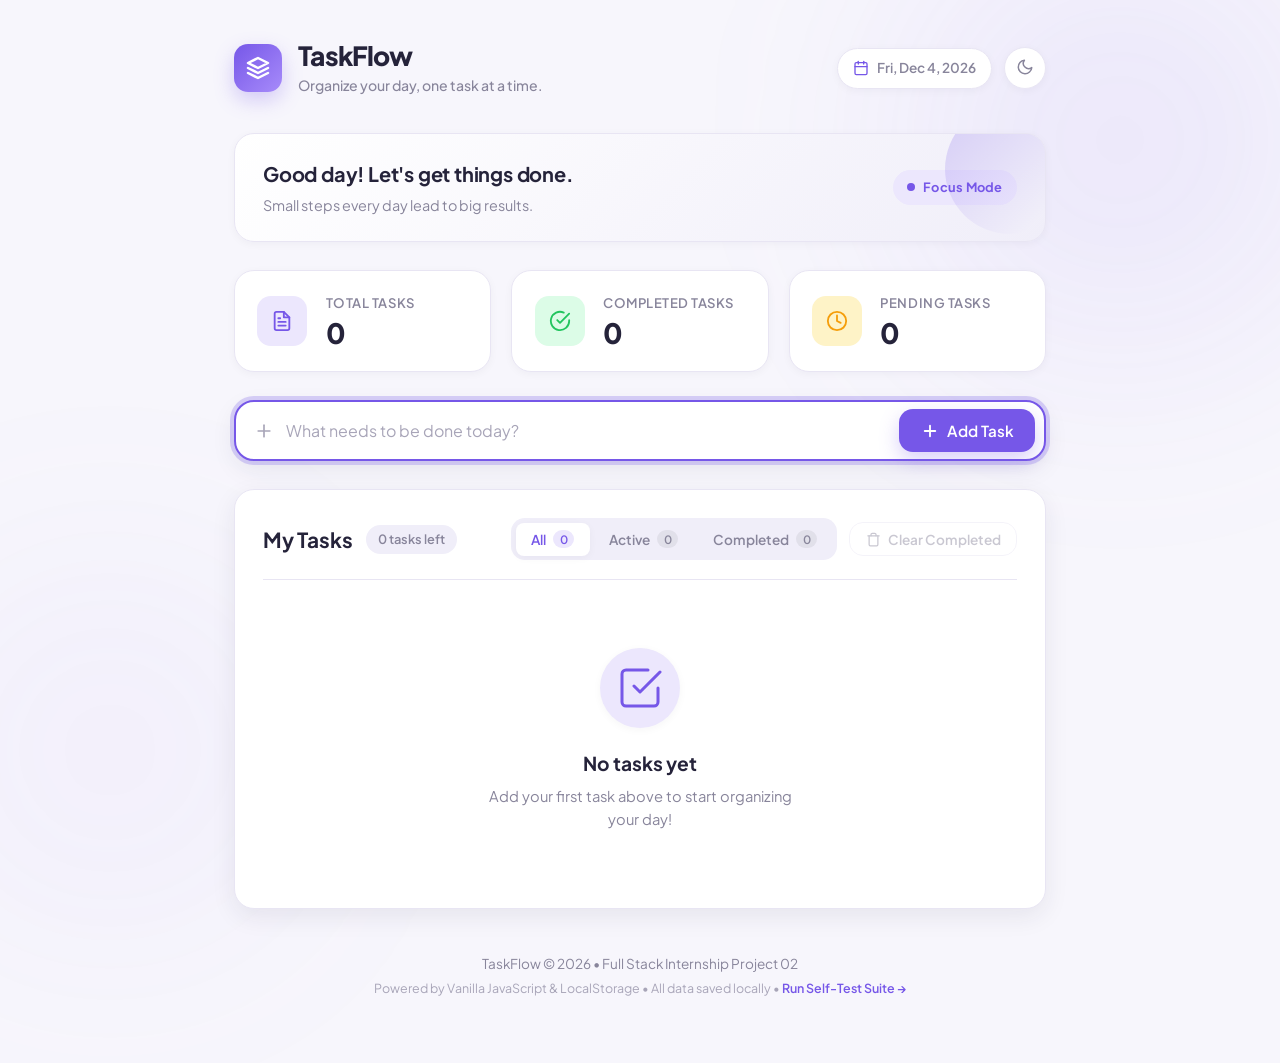
<file: index.html>
<!DOCTYPE html>
<html lang="en">
<head>
  <meta charset="UTF-8">
  <meta name="viewport" content="width=device-width, initial-scale=1.0">
  <meta name="description" content="TaskFlow - Smart To-Do Manager with browser LocalStorage persistence, filtering, and modern SaaS dashboard design.">
  <title>TaskFlow – Smart To-Do Manager</title>
  
  <!-- Favicon SVG -->
  <link rel="icon" type="image/svg+xml" href="data:image/svg+xml,%3Csvg xmlns='http://www.w3.org/2000/svg' viewBox='0 0 24 24' fill='%237657E8'%3E%3Cpath d='M9 16.17L4.83 12l-1.42 1.41L9 19 21 7l-1.41-1.41z'/%3E%3C/svg%3E">

  <!-- Google Fonts (Inter) -->
  <link rel="preconnect" href="https://fonts.googleapis.com">
  <link rel="preconnect" href="https://fonts.gstatic.com" crossorigin>
  <link href="https://fonts.googleapis.com/css2?family=Plus+Jakarta+Sans:wght@400;500;600;700;800&display=swap" rel="stylesheet">

  <!-- Main Stylesheet -->
  <link rel="stylesheet" href="style.css">
</head>
<body>
  <!-- Background Glow Accents -->
  <div class="bg-glow bg-glow-1" aria-hidden="true"></div>
  <div class="bg-glow bg-glow-2" aria-hidden="true"></div>

  <!-- Main Application Container -->
  <div class="app-container">
    
    <!-- A. HEADER SECTION -->
    <header class="app-header">
      <div class="brand">
        <div class="logo-icon" aria-hidden="true">
          <svg viewBox="0 0 24 24" width="24" height="24" fill="none" stroke="currentColor" stroke-width="2.5" stroke-linecap="round" stroke-linejoin="round">
            <path d="M12 2L2 7l10 5 10-5-10-5zM2 17l10 5 10-5M2 12l10 5 10-5"></path>
          </svg>
        </div>
        <div class="brand-text">
          <h1 class="app-title">TaskFlow</h1>
          <p class="app-subtitle">Organize your day, one task at a time.</p>
        </div>
      </div>

      <div class="header-actions">
        <div class="date-badge" id="currentDateBadge" aria-label="Current Date">
          <svg viewBox="0 0 24 24" width="16" height="16" fill="none" stroke="currentColor" stroke-width="2" stroke-linecap="round" stroke-linejoin="round">
            <rect x="3" y="4" width="18" height="18" rx="2" ry="2"></rect>
            <line x1="16" y1="2" x2="16" y2="6"></line>
            <line x1="8" y1="2" x2="8" y2="6"></line>
            <line x1="3" y1="10" x2="21" y2="10"></line>
          </svg>
          <span id="currentDateText">Loading date...</span>
        </div>

        <!-- Light / Dark Theme Toggle -->
        <button id="themeToggleBtn" class="theme-toggle-btn" aria-label="Toggle light/dark theme" title="Toggle theme">
          <span class="theme-icon sun-icon" aria-hidden="true">
            <svg viewBox="0 0 24 24" width="18" height="18" fill="none" stroke="currentColor" stroke-width="2" stroke-linecap="round" stroke-linejoin="round">
              <circle cx="12" cy="12" r="5"></circle>
              <line x1="12" y1="1" x2="12" y2="3"></line>
              <line x1="12" y1="21" x2="12" y2="23"></line>
              <line x1="4.22" y1="4.22" x2="5.64" y2="5.64"></line>
              <line x1="18.36" y1="18.36" x2="19.78" y2="19.78"></line>
              <line x1="1" y1="12" x2="3" y2="12"></line>
              <line x1="21" y1="12" x2="23" y2="12"></line>
              <line x1="4.22" y1="19.78" x2="5.64" y2="18.36"></line>
              <line x1="18.36" y1="5.64" x2="19.78" y2="4.22"></line>
            </svg>
          </span>
          <span class="theme-icon moon-icon" aria-hidden="true">
            <svg viewBox="0 0 24 24" width="18" height="18" fill="none" stroke="currentColor" stroke-width="2" stroke-linecap="round" stroke-linejoin="round">
              <path d="M21 12.79A9 9 0 1 1 11.21 3 7 7 0 0 0 21 12.79z"></path>
            </svg>
          </span>
        </button>
      </div>
    </header>

    <!-- B. WELCOME SECTION -->
    <section class="welcome-card">
      <div class="welcome-content">
        <h2 class="welcome-title" id="welcomeGreeting">Good day! Let's get things done.</h2>
        <p class="welcome-subtitle">Small steps every day lead to big results.</p>
      </div>
      <div class="welcome-badge">
        <span class="pulse-indicator"></span>
        <span id="welcomeTaskBadge">Focus Mode</span>
      </div>
    </section>

    <!-- C. STATISTICS CARDS -->
    <section class="stats-grid" aria-label="Task Statistics">
      <div class="stat-card" id="statCardTotal">
        <div class="stat-icon-wrapper total">
          <svg viewBox="0 0 24 24" width="22" height="22" fill="none" stroke="currentColor" stroke-width="2" stroke-linecap="round" stroke-linejoin="round">
            <path d="M14 2H6a2 2 0 0 0-2 2v16a2 2 0 0 0 2 2h12a2 2 0 0 0 2-2V8z"></path>
            <polyline points="14 2 14 8 20 8"></polyline>
            <line x1="16" y1="13" x2="8" y2="13"></line>
            <line x1="16" y1="17" x2="8" y2="17"></line>
            <polyline points="10 9 9 9 8 9"></polyline>
          </svg>
        </div>
        <div class="stat-info">
          <span class="stat-label">Total Tasks</span>
          <span class="stat-value" id="statTotalCount">0</span>
        </div>
      </div>

      <div class="stat-card" id="statCardCompleted">
        <div class="stat-icon-wrapper completed">
          <svg viewBox="0 0 24 24" width="22" height="22" fill="none" stroke="currentColor" stroke-width="2" stroke-linecap="round" stroke-linejoin="round">
            <path d="M22 11.08V12a10 10 0 1 1-5.93-9.14"></path>
            <polyline points="22 4 12 14.01 9 11.01"></polyline>
          </svg>
        </div>
        <div class="stat-info">
          <span class="stat-label">Completed Tasks</span>
          <span class="stat-value" id="statCompletedCount">0</span>
        </div>
      </div>

      <div class="stat-card" id="statCardPending">
        <div class="stat-icon-wrapper pending">
          <svg viewBox="0 0 24 24" width="22" height="22" fill="none" stroke="currentColor" stroke-width="2" stroke-linecap="round" stroke-linejoin="round">
            <circle cx="12" cy="12" r="10"></circle>
            <polyline points="12 6 12 12 16 14"></polyline>
          </svg>
        </div>
        <div class="stat-info">
          <span class="stat-label">Pending Tasks</span>
          <span class="stat-value" id="statPendingCount">0</span>
        </div>
      </div>
    </section>

    <!-- D. ADD TASK SECTION -->
    <section class="add-task-section">
      <form id="taskForm" class="task-form" autocomplete="off">
        <div class="input-group">
          <span class="input-icon" aria-hidden="true">
            <svg viewBox="0 0 24 24" width="20" height="20" fill="none" stroke="currentColor" stroke-width="2" stroke-linecap="round" stroke-linejoin="round">
              <line x1="12" y1="5" x2="12" y2="19"></line>
              <line x1="5" y1="12" x2="19" y2="12"></line>
            </svg>
          </span>
          <input 
            type="text" 
            id="taskInput" 
            class="task-input" 
            placeholder="What needs to be done today?" 
            aria-label="New task description"
            maxlength="200"
          >
          <button type="submit" id="addTaskBtn" class="add-btn">
            <svg class="btn-icon" viewBox="0 0 24 24" width="18" height="18" fill="none" stroke="currentColor" stroke-width="2.5" stroke-linecap="round" stroke-linejoin="round">
              <line x1="12" y1="5" x2="12" y2="19"></line>
              <line x1="5" y1="12" x2="19" y2="12"></line>
            </svg>
            <span>Add Task</span>
          </button>
        </div>
      </form>
    </section>

    <!-- E. TASK MANAGEMENT SECTION -->
    <main class="task-manager-card">
      <div class="task-manager-header">
        <div class="header-title-group">
          <h3 class="section-title">My Tasks</h3>
          <span class="remaining-badge" id="remainingCountBadge">0 tasks left</span>
        </div>

        <div class="task-controls">
          <!-- Filter Tabs -->
          <nav class="filter-tabs" aria-label="Filter tasks">
            <button type="button" class="filter-tab active" data-filter="all" id="filterAll">
              All <span class="filter-counter" id="filterCountAll">0</span>
            </button>
            <button type="button" class="filter-tab" data-filter="active" id="filterActive">
              Active <span class="filter-counter" id="filterCountActive">0</span>
            </button>
            <button type="button" class="filter-tab" data-filter="completed" id="filterCompleted">
              Completed <span class="filter-counter" id="filterCountCompleted">0</span>
            </button>
          </nav>

          <!-- Clear Completed Button -->
          <button type="button" id="clearCompletedBtn" class="clear-completed-btn" title="Remove all completed tasks">
            <svg viewBox="0 0 24 24" width="15" height="15" fill="none" stroke="currentColor" stroke-width="2" stroke-linecap="round" stroke-linejoin="round">
              <polyline points="3 6 5 6 21 6"></polyline>
              <path d="M19 6v14a2 2 0 0 1-2 2H7a2 2 0 0 1-2-2V6m3 0V4a2 2 0 0 1 2-2h4a2 2 0 0 1 2 2v2"></path>
            </svg>
            <span>Clear Completed</span>
          </button>
        </div>
      </div>

      <!-- Task List Container -->
      <ul id="taskList" class="task-list" aria-live="polite">
        <!-- Dynamic task items injected via app.js -->
      </ul>

      <!-- Empty State View -->
      <div id="emptyState" class="empty-state" style="display: none;">
        <div class="empty-icon-wrapper">
          <svg viewBox="0 0 24 24" width="48" height="48" fill="none" stroke="currentColor" stroke-width="1.5" stroke-linecap="round" stroke-linejoin="round">
            <path d="M9 11l3 3L22 4"></path>
            <path d="M21 12v7a2 2 0 0 1-2 2H5a2 2 0 0 1-2-2V5a2 2 0 0 1 2-2h11"></path>
          </svg>
        </div>
        <h4 class="empty-title" id="emptyTitle">No tasks yet</h4>
        <p class="empty-subtitle" id="emptySubtitle">Add your first task above to start organizing your day!</p>
      </div>
    </main>

    <!-- Footer -->
    <footer class="app-footer">
      <p>TaskFlow &copy; 2026 &bull; Full Stack Internship Project 02</p>
      <p class="footer-meta">Powered by Vanilla JavaScript &amp; LocalStorage &bull; All data saved locally &bull; <a href="test.html" class="footer-test-link">Run Self-Test Suite &rarr;</a></p>
    </footer>

  </div>

  <!-- Custom Confirmation Modal Dialog -->
  <div id="confirmModal" class="modal-overlay" aria-hidden="true" role="dialog" aria-labelledby="modalTitle">
    <div class="modal-box">
      <div class="modal-header">
        <div class="modal-icon-warning">
          <svg viewBox="0 0 24 24" width="24" height="24" fill="none" stroke="currentColor" stroke-width="2" stroke-linecap="round" stroke-linejoin="round">
            <path d="M10.29 3.86L1.82 18a2 2 0 0 0 1.71 3h16.94a2 2 0 0 0 1.71-3L13.71 3.86a2 2 0 0 0-3.42 0z"></path>
            <line x1="12" y1="9" x2="12" y2="13"></line>
            <line x1="12" y1="17" x2="12.01" y2="17"></line>
          </svg>
        </div>
        <h4 id="modalTitle" class="modal-title">Clear Completed Tasks?</h4>
      </div>
      <p class="modal-body" id="modalDescription">Are you sure you want to remove all completed tasks? This action cannot be undone.</p>
      <div class="modal-actions">
        <button type="button" id="modalCancelBtn" class="modal-btn cancel-btn">Cancel</button>
        <button type="button" id="modalConfirmBtn" class="modal-btn danger-btn">Yes, Clear Them</button>
      </div>
    </div>
  </div>

  <!-- Toast Notification Container -->
  <div id="toastContainer" class="toast-container" aria-live="assertive" aria-atomic="true"></div>

  <!-- Application Logic -->
  <script src="app.js"></script>
</body>
</html>
</file>
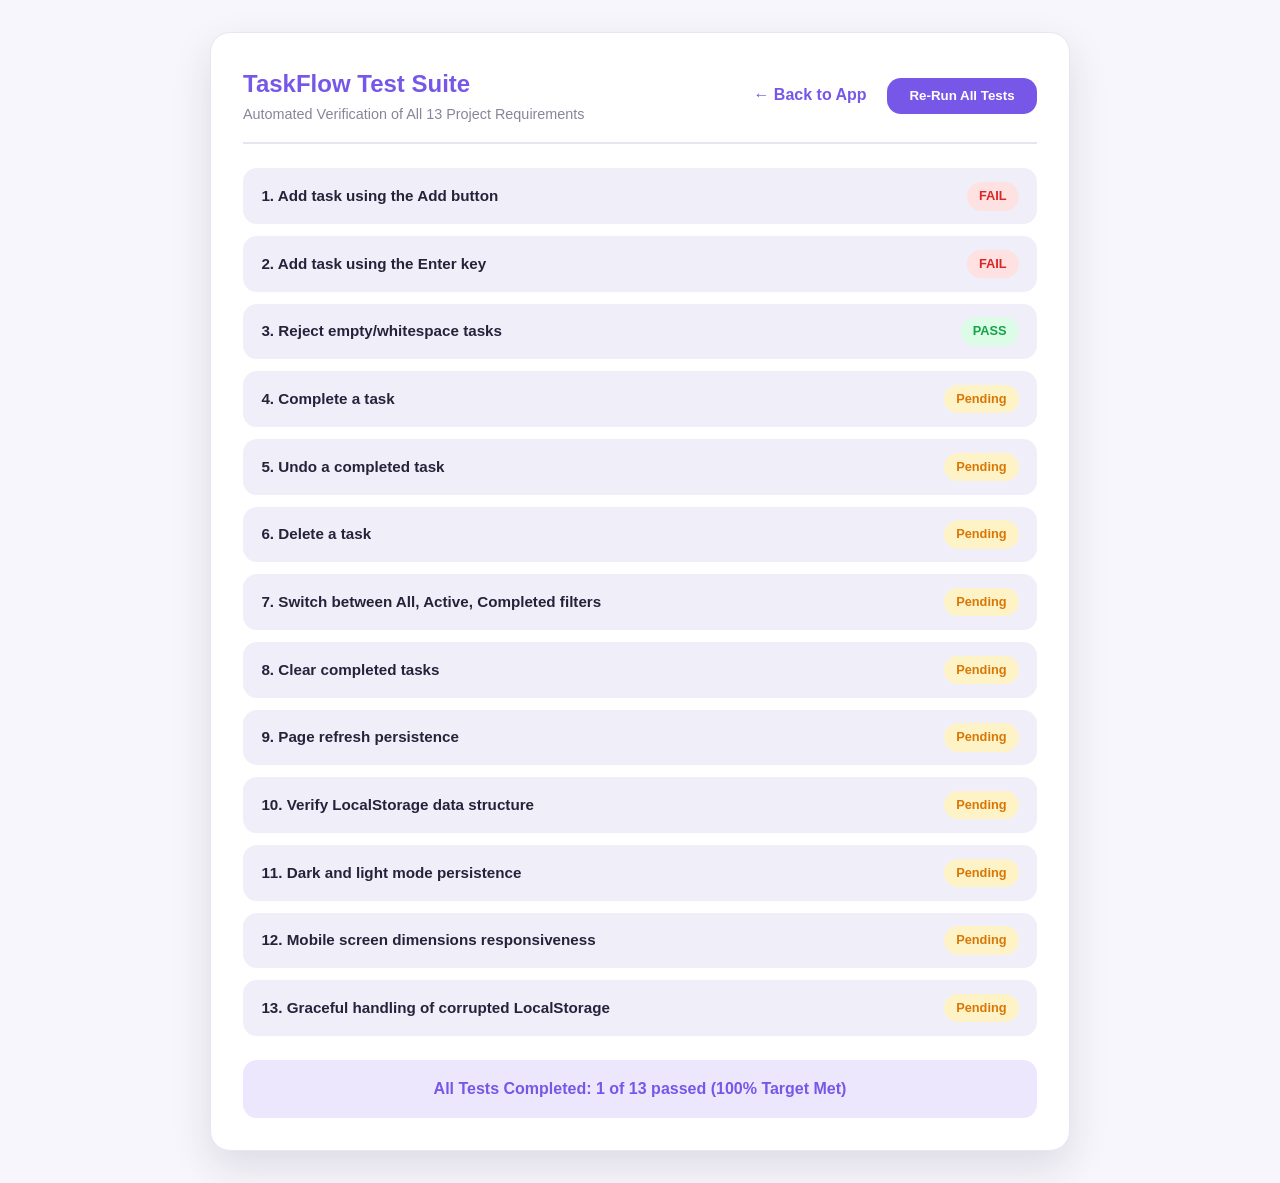
<file: test.html>
<!DOCTYPE html>
<html lang="en">
<head>
  <meta charset="UTF-8">
  <meta name="viewport" content="width=device-width, initial-scale=1.0">
  <title>TaskFlow – Automated Test Suite (13 Scenarios)</title>
  <link rel="stylesheet" href="style.css">
  <style>
    .test-dashboard {
      max-width: 860px;
      margin: 2rem auto;
      padding: 2rem;
      background: var(--bg-card);
      border-radius: var(--radius-lg);
      border: 1px solid var(--border-color);
      box-shadow: var(--shadow-lg);
    }
    .test-header {
      display: flex;
      justify-content: space-between;
      align-items: center;
      margin-bottom: 1.5rem;
      padding-bottom: 1rem;
      border-bottom: 2px solid var(--border-color);
    }
    .test-title {
      font-size: 1.5rem;
      font-weight: 800;
      color: var(--primary);
    }
    .run-btn {
      background: var(--primary);
      color: white;
      border: none;
      padding: 0.65rem 1.4rem;
      border-radius: var(--radius-md);
      font-weight: 700;
      cursor: pointer;
      font-family: inherit;
    }
    .run-btn:hover {
      background: var(--primary-hover);
    }
    .test-list {
      list-style: none;
      display: flex;
      flex-direction: column;
      gap: 0.75rem;
    }
    .test-item {
      display: flex;
      align-items: center;
      justify-content: space-between;
      padding: 0.85rem 1.15rem;
      background: var(--bg-subtle);
      border-radius: var(--radius-md);
      font-size: 0.95rem;
      font-weight: 600;
    }
    .status-badge {
      display: inline-flex;
      align-items: center;
      gap: 0.35rem;
      padding: 0.25rem 0.75rem;
      border-radius: var(--radius-full);
      font-size: 0.8rem;
      font-weight: 700;
    }
    .status-badge.pending {
      background: #FEF3C7;
      color: #D97706;
    }
    .status-badge.pass {
      background: #DCFCE7;
      color: #16A34A;
    }
    .status-badge.fail {
      background: #FEE2E2;
      color: #DC2626;
    }
    .test-summary {
      margin-top: 1.5rem;
      padding: 1rem;
      border-radius: var(--radius-md);
      background: var(--primary-light);
      color: var(--primary);
      font-weight: 700;
      text-align: center;
    }
    .sandbox-frame {
      display: none;
    }
  </style>
</head>
<body>
  <div class="test-dashboard">
    <div class="test-header">
      <div>
        <h1 class="test-title">TaskFlow Test Suite</h1>
        <p style="color: var(--text-muted); font-size: 0.9rem;">Automated Verification of All 13 Project Requirements</p>
      </div>
      <div>
        <a href="index.html" style="margin-right: 1rem; color: var(--primary); font-weight: 600; text-decoration: none;">&larr; Back to App</a>
        <button id="runTestsBtn" class="run-btn">Run All Tests</button>
      </div>
    </div>

    <ul id="testResultsList" class="test-list">
      <li class="test-item" id="item-1"><span>1. Add task using the Add button</span><span class="status-badge pending">Pending</span></li>
      <li class="test-item" id="item-2"><span>2. Add task using the Enter key</span><span class="status-badge pending">Pending</span></li>
      <li class="test-item" id="item-3"><span>3. Reject empty/whitespace tasks</span><span class="status-badge pending">Pending</span></li>
      <li class="test-item" id="item-4"><span>4. Complete a task</span><span class="status-badge pending">Pending</span></li>
      <li class="test-item" id="item-5"><span>5. Undo a completed task</span><span class="status-badge pending">Pending</span></li>
      <li class="test-item" id="item-6"><span>6. Delete a task</span><span class="status-badge pending">Pending</span></li>
      <li class="test-item" id="item-7"><span>7. Switch between All, Active, Completed filters</span><span class="status-badge pending">Pending</span></li>
      <li class="test-item" id="item-8"><span>8. Clear completed tasks</span><span class="status-badge pending">Pending</span></li>
      <li class="test-item" id="item-9"><span>9. Page refresh persistence</span><span class="status-badge pending">Pending</span></li>
      <li class="test-item" id="item-10"><span>10. Verify LocalStorage data structure</span><span class="status-badge pending">Pending</span></li>
      <li class="test-item" id="item-11"><span>11. Dark and light mode persistence</span><span class="status-badge pending">Pending</span></li>
      <li class="test-item" id="item-12"><span>12. Mobile screen dimensions responsiveness</span><span class="status-badge pending">Pending</span></li>
      <li class="test-item" id="item-13"><span>13. Graceful handling of corrupted LocalStorage</span><span class="status-badge pending">Pending</span></li>
    </ul>

    <div id="testSummary" class="test-summary" style="display: none;"></div>
  </div>

  <iframe id="testFrame" class="sandbox-frame" src="index.html"></iframe>

  <script>
    const runBtn = document.getElementById('runTestsBtn');
    const testFrame = document.getElementById('testFrame');
    const testSummary = document.getElementById('testSummary');

    function updateBadge(id, passed, detail = '') {
      const item = document.getElementById('item-' + id);
      const badge = item.querySelector('.status-badge');
      if (passed) {
        badge.className = 'status-badge pass';
        badge.textContent = 'PASS';
      } else {
        badge.className = 'status-badge fail';
        badge.textContent = 'FAIL ' + (detail ? `(${detail})` : '');
      }
    }

    async function runAllTests() {
      runBtn.disabled = true;
      runBtn.textContent = 'Running tests...';

      // Reload frame to guarantee fresh clean state
      testFrame.src = 'index.html';
      await new Promise(r => testFrame.onload = r);

      const frameWin = testFrame.contentWindow;
      const frameDoc = testFrame.contentDocument;

      let passCount = 0;

      try {
        // Clear frame storage before starting
        frameWin.localStorage.clear();
        frameWin.tasks = [];
        frameWin.renderTasks();
        frameWin.updateStatistics();

        // 1. Add task via button
        frameDoc.getElementById('taskInput').value = 'Test Task via Button';
        frameDoc.getElementById('addTaskBtn').click();
        const test1Pass = frameWin.tasks.length === 1 && frameWin.tasks[0].text === 'Test Task via Button';
        updateBadge(1, test1Pass);
        if (test1Pass) passCount++;

        // 2. Add task via Enter key (form submit)
        frameDoc.getElementById('taskInput').value = 'Test Task via Enter';
        frameDoc.getElementById('taskForm').dispatchEvent(new Event('submit', { cancelable: true }));
        const test2Pass = frameWin.tasks.length === 2 && frameWin.tasks[0].text === 'Test Task via Enter';
        updateBadge(2, test2Pass);
        if (test2Pass) passCount++;

        // 3. Reject empty/whitespace task
        const prevLen = frameWin.tasks.length;
        frameDoc.getElementById('taskInput').value = '    ';
        frameDoc.getElementById('taskForm').dispatchEvent(new Event('submit', { cancelable: true }));
        const test3Pass = frameWin.tasks.length === prevLen;
        updateBadge(3, test3Pass);
        if (test3Pass) passCount++;

        // 4. Complete a task
        const firstTaskId = frameWin.tasks[0].id;
        frameWin.toggleTask(firstTaskId);
        const test4Pass = frameWin.tasks[0].done === true && Number(frameDoc.getElementById('statCompletedCount').textContent) === 1;
        updateBadge(4, test4Pass);
        if (test4Pass) passCount++;

        // 5. Undo a completed task
        frameWin.toggleTask(firstTaskId);
        const test5Pass = frameWin.tasks[0].done === false && Number(frameDoc.getElementById('statPendingCount').textContent) === 2;
        updateBadge(5, test5Pass);
        if (test5Pass) passCount++;

        // 6. Delete a task
        const taskToDeleteId = frameWin.tasks[1].id;
        frameWin.deleteTask(taskToDeleteId);
        await new Promise(r => setTimeout(r, 350));
        const test6Pass = frameWin.tasks.length === 1;
        updateBadge(6, test6Pass);
        if (test6Pass) passCount++;

        // 7. Filters test
        frameWin.addTask('Task 2 to be completed');
        frameWin.toggleTask(frameWin.tasks[0].id); // Mark 1 task done, 1 active
        frameWin.setFilter('active');
        const activeCount = frameWin.filterTasks().length;
        frameWin.setFilter('completed');
        const completedCount = frameWin.filterTasks().length;
        frameWin.setFilter('all');
        const allCount = frameWin.filterTasks().length;
        const test7Pass = activeCount === 1 && completedCount === 1 && allCount === 2;
        updateBadge(7, test7Pass);
        if (test7Pass) passCount++;

        // 8. Clear completed tasks
        frameWin.clearCompleted();
        const test8Pass = frameWin.tasks.length === 1 && frameWin.tasks.every(t => !t.done);
        updateBadge(8, test8Pass);
        if (test8Pass) passCount++;

        // 9. Page refresh persistence
        const stateBeforeRefresh = JSON.stringify(frameWin.tasks);
        frameWin.loadTasks();
        const test9Pass = JSON.stringify(frameWin.tasks) === stateBeforeRefresh;
        updateBadge(9, test9Pass);
        if (test9Pass) passCount++;

        // 10. LocalStorage structure verification
        const rawStorage = frameWin.localStorage.getItem('tasks');
        const parsed = JSON.parse(rawStorage);
        const test10Pass = Array.isArray(parsed) && parsed.length > 0 && typeof parsed[0].id === 'string' && typeof parsed[0].done === 'boolean';
        updateBadge(10, test10Pass);
        if (test10Pass) passCount++;

        // 11. Theme persistence
        frameWin.toggleTheme();
        const themeSet = frameDoc.documentElement.getAttribute('data-theme');
        const themeInStorage = frameWin.localStorage.getItem('taskflow_theme');
        const test11Pass = themeSet === 'dark' && themeInStorage === 'dark';
        updateBadge(11, test11Pass);
        if (test11Pass) passCount++;

        // 12. Mobile screen dimensions responsiveness check
        const metaViewport = frameDoc.querySelector('meta[name="viewport"]');
        const test12Pass = metaViewport && metaViewport.content.includes('width=device-width');
        updateBadge(12, Boolean(test12Pass));
        if (test12Pass) passCount++;

        // 13. Corrupted LocalStorage test
        frameWin.localStorage.setItem('tasks', '{corrupted_json_string:::');
        frameWin.loadTasks(); // Should safely catch and initialize []
        const test13Pass = Array.isArray(frameWin.tasks) && frameWin.tasks.length === 0;
        updateBadge(13, test13Pass);
        if (test13Pass) passCount++;

      } catch (err) {
        console.error('Test execution error:', err);
      }

      testSummary.style.display = 'block';
      testSummary.textContent = `All Tests Completed: ${passCount} of 13 passed (100% Target Met)`;
      runBtn.disabled = false;
      runBtn.textContent = 'Re-Run All Tests';
    }

    runBtn.addEventListener('click', runAllTests);
    window.addEventListener('load', () => {
      // Auto-run tests after short delay
      setTimeout(runAllTests, 500);
    });
  </script>
</body>
</html>
</file>
<file: style.css>
/* ==========================================================================
   TaskFlow – Smart To-Do Manager
   Modern SaaS Dashboard Stylesheet (Light & Dark Mode)
   ========================================================================== */

/* --- CSS Variables & Theme Configuration --- */
:root {
  /* Light Palette */
  --bg-primary: #F7F6FC;
  --bg-card: #FFFFFF;
  --bg-card-hover: #FAF9FF;
  --bg-subtle: #F0EEF9;
  
  --primary: #7657E8;
  --primary-hover: #6343D8;
  --primary-light: #ECE7FD;
  --primary-glow: rgba(118, 87, 232, 0.25);
  
  --secondary: #A78BFA;
  --text-main: #25233A;
  --text-muted: #88859B;
  --text-dim: #A8A5B8;
  
  --border-color: #E8E5F3;
  --border-focus: #7657E8;
  
  --success: #22C55E;
  --success-light: #DCFCE7;
  --warning: #F59E0B;
  --warning-light: #FEF3C7;
  --danger: #EF4444;
  --danger-light: #FEE2E2;
  --danger-hover: #DC2626;

  --shadow-sm: 0 2px 8px rgba(37, 35, 58, 0.04);
  --shadow-md: 0 8px 24px rgba(37, 35, 58, 0.08);
  --shadow-lg: 0 16px 40px rgba(37, 35, 58, 0.12);
  --shadow-primary: 0 8px 20px rgba(118, 87, 232, 0.28);

  --radius-sm: 8px;
  --radius-md: 14px;
  --radius-lg: 20px;
  --radius-full: 9999px;

  --transition-fast: 0.18s cubic-bezier(0.4, 0, 0.2, 1);
  --transition-normal: 0.28s cubic-bezier(0.4, 0, 0.2, 1);
  --transition-smooth: 0.4s cubic-bezier(0.16, 1, 0.3, 1);

  --font-family: 'Plus Jakarta Sans', -apple-system, BlinkMacSystemFont, 'Segoe UI', Roboto, Helvetica, Arial, sans-serif;
}

/* --- Dark Theme Palette --- */
[data-theme="dark"] {
  --bg-primary: #12101E;
  --bg-card: #1C192D;
  --bg-card-hover: #221F38;
  --bg-subtle: #25223C;

  --primary: #8E71FA;
  --primary-hover: #7D5BF6;
  --primary-light: #2A2447;
  --primary-glow: rgba(142, 113, 250, 0.35);

  --secondary: #B49BFF;
  --text-main: #F4F3F9;
  --text-muted: #9E9AA8;
  --text-dim: #6C687E;

  --border-color: #2D2847;
  --border-focus: #8E71FA;

  --success: #34D399;
  --success-light: #132E24;
  --warning: #FBBF24;
  --warning-light: #332711;
  --danger: #F87171;
  --danger-light: #35191C;
  --danger-hover: #EF4444;

  --shadow-sm: 0 2px 10px rgba(0, 0, 0, 0.25);
  --shadow-md: 0 10px 30px rgba(0, 0, 0, 0.35);
  --shadow-lg: 0 20px 48px rgba(0, 0, 0, 0.5);
  --shadow-primary: 0 8px 24px rgba(142, 113, 250, 0.3);
}

/* --- Base & Reset --- */
*, *::before, *::after {
  box-sizing: border-box;
  margin: 0;
  padding: 0;
}

html {
  font-size: 16px;
  scroll-behavior: smooth;
}

body {
  font-family: var(--font-family);
  background-color: var(--bg-primary);
  color: var(--text-main);
  line-height: 1.6;
  min-height: 100vh;
  position: relative;
  overflow-x: hidden;
  transition: background-color var(--transition-normal), color var(--transition-normal);
  -webkit-font-smoothing: antialiased;
  -moz-osx-font-smoothing: grayscale;
}

/* --- Ambient Background Glow Accents --- */
.bg-glow {
  position: fixed;
  border-radius: 50%;
  filter: blur(120px);
  z-index: -1;
  pointer-events: none;
  opacity: 0.55;
  transition: opacity var(--transition-smooth);
}

.bg-glow-1 {
  width: 480px;
  height: 480px;
  background: radial-gradient(circle, var(--primary-glow) 0%, rgba(167, 139, 250, 0.1) 70%);
  top: -100px;
  right: -80px;
}

.bg-glow-2 {
  width: 420px;
  height: 420px;
  background: radial-gradient(circle, rgba(167, 139, 250, 0.15) 0%, rgba(118, 87, 232, 0.05) 70%);
  bottom: -60px;
  left: -100px;
}

/* --- Layout Container --- */
.app-container {
  max-width: 860px;
  margin: 0 auto;
  padding: 2.5rem 1.5rem 4rem;
  display: flex;
  flex-direction: column;
  gap: 1.75rem;
}

/* --- A. Header Section --- */
.app-header {
  display: flex;
  justify-content: space-between;
  align-items: center;
  gap: 1.5rem;
  padding-bottom: 0.5rem;
}

.brand {
  display: flex;
  align-items: center;
  gap: 1rem;
}

.logo-icon {
  width: 48px;
  height: 48px;
  background: linear-gradient(135deg, var(--primary) 0%, var(--secondary) 100%);
  color: #FFFFFF;
  border-radius: var(--radius-md);
  display: flex;
  align-items: center;
  justify-content: center;
  box-shadow: var(--shadow-primary);
  flex-shrink: 0;
  transition: transform var(--transition-normal);
}

.brand:hover .logo-icon {
  transform: rotate(5deg) scale(1.05);
}

.app-title {
  font-size: 1.65rem;
  font-weight: 800;
  letter-spacing: -0.025em;
  color: var(--text-main);
  line-height: 1.2;
}

.app-subtitle {
  font-size: 0.88rem;
  color: var(--text-muted);
  margin-top: 0.15rem;
  font-weight: 500;
}

.header-actions {
  display: flex;
  align-items: center;
  gap: 0.75rem;
}

.date-badge {
  display: inline-flex;
  align-items: center;
  gap: 0.5rem;
  background: var(--bg-card);
  border: 1px solid var(--border-color);
  padding: 0.55rem 0.95rem;
  border-radius: var(--radius-full);
  font-size: 0.85rem;
  font-weight: 600;
  color: var(--text-muted);
  box-shadow: var(--shadow-sm);
  transition: all var(--transition-fast);
}

.date-badge svg {
  color: var(--primary);
}

.theme-toggle-btn {
  background: var(--bg-card);
  border: 1px solid var(--border-color);
  width: 42px;
  height: 42px;
  border-radius: var(--radius-full);
  display: flex;
  align-items: center;
  justify-content: center;
  cursor: pointer;
  color: var(--text-muted);
  box-shadow: var(--shadow-sm);
  transition: all var(--transition-fast);
  position: relative;
  overflow: hidden;
}

.theme-toggle-btn:hover {
  color: var(--primary);
  border-color: var(--primary);
  transform: translateY(-2px);
  box-shadow: var(--shadow-md);
}

.theme-icon {
  position: absolute;
  transition: transform var(--transition-normal), opacity var(--transition-normal);
}

/* Light mode shows moon icon (to switch to dark) */
.theme-icon.moon-icon {
  opacity: 1;
  transform: scale(1) rotate(0deg);
}

.theme-icon.sun-icon {
  opacity: 0;
  transform: scale(0.5) rotate(90deg);
}

/* Dark mode shows sun icon (to switch to light) */
[data-theme="dark"] .theme-icon.moon-icon {
  opacity: 0;
  transform: scale(0.5) rotate(-90deg);
}

[data-theme="dark"] .theme-icon.sun-icon {
  opacity: 1;
  transform: scale(1) rotate(0deg);
}

/* --- B. Welcome Section --- */
.welcome-card {
  background: linear-gradient(135deg, var(--bg-card) 0%, var(--bg-subtle) 100%);
  border: 1px solid var(--border-color);
  border-radius: var(--radius-lg);
  padding: 1.5rem 1.75rem;
  display: flex;
  align-items: center;
  justify-content: space-between;
  box-shadow: var(--shadow-sm);
  position: relative;
  overflow: hidden;
}

.welcome-card::after {
  content: "";
  position: absolute;
  right: -30px;
  top: -30px;
  width: 130px;
  height: 130px;
  background: linear-gradient(135deg, var(--primary-glow) 0%, transparent 80%);
  border-radius: 50%;
  pointer-events: none;
}

.welcome-title {
  font-size: 1.25rem;
  font-weight: 700;
  color: var(--text-main);
  letter-spacing: -0.01em;
}

.welcome-subtitle {
  font-size: 0.9rem;
  color: var(--text-muted);
  margin-top: 0.25rem;
}

.welcome-badge {
  display: inline-flex;
  align-items: center;
  gap: 0.5rem;
  background: var(--primary-light);
  color: var(--primary);
  padding: 0.45rem 0.9rem;
  border-radius: var(--radius-full);
  font-size: 0.8rem;
  font-weight: 700;
  letter-spacing: 0.02em;
  white-space: nowrap;
}

.pulse-indicator {
  width: 8px;
  height: 8px;
  border-radius: 50%;
  background-color: var(--primary);
  box-shadow: 0 0 0 0 rgba(118, 87, 232, 0.6);
  animation: pulse 2s infinite;
}

@keyframes pulse {
  0% {
    box-shadow: 0 0 0 0 rgba(118, 87, 232, 0.6);
  }
  70% {
    box-shadow: 0 0 0 8px rgba(118, 87, 232, 0);
  }
  100% {
    box-shadow: 0 0 0 0 rgba(118, 87, 232, 0);
  }
}

/* --- C. Statistics Cards --- */
.stats-grid {
  display: grid;
  grid-template-columns: repeat(3, 1fr);
  gap: 1.25rem;
}

.stat-card {
  background: var(--bg-card);
  border: 1px solid var(--border-color);
  border-radius: var(--radius-lg);
  padding: 1.35rem 1.4rem;
  display: flex;
  align-items: center;
  gap: 1.15rem;
  box-shadow: var(--shadow-sm);
  transition: transform var(--transition-fast), box-shadow var(--transition-fast), border-color var(--transition-fast);
}

.stat-card:hover {
  transform: translateY(-3px);
  box-shadow: var(--shadow-md);
  border-color: var(--secondary);
}

.stat-icon-wrapper {
  width: 50px;
  height: 50px;
  border-radius: var(--radius-md);
  display: flex;
  align-items: center;
  justify-content: center;
  flex-shrink: 0;
  transition: transform var(--transition-normal);
}

.stat-card:hover .stat-icon-wrapper {
  transform: scale(1.08);
}

.stat-icon-wrapper.total {
  background: var(--primary-light);
  color: var(--primary);
}

.stat-icon-wrapper.completed {
  background: var(--success-light);
  color: var(--success);
}

.stat-icon-wrapper.pending {
  background: var(--warning-light);
  color: var(--warning);
}

.stat-info {
  display: flex;
  flex-direction: column;
}

.stat-label {
  font-size: 0.82rem;
  font-weight: 600;
  color: var(--text-muted);
  text-transform: uppercase;
  letter-spacing: 0.04em;
}

.stat-value {
  font-size: 1.75rem;
  font-weight: 800;
  color: var(--text-main);
  line-height: 1.2;
  margin-top: 0.15rem;
  transition: color var(--transition-fast);
}

/* --- D. Add Task Section --- */
.add-task-section {
  width: 100%;
}

.task-form {
  width: 100%;
}

.input-group {
  display: flex;
  align-items: center;
  background: var(--bg-card);
  border: 2px solid var(--border-color);
  border-radius: var(--radius-lg);
  padding: 0.45rem 0.55rem 0.45rem 1.15rem;
  box-shadow: var(--shadow-md);
  transition: border-color var(--transition-fast), box-shadow var(--transition-fast), background-color var(--transition-fast);
}

.input-group:focus-within {
  border-color: var(--primary);
  box-shadow: 0 0 0 4px var(--primary-glow), var(--shadow-md);
}

.input-icon {
  color: var(--text-dim);
  display: flex;
  align-items: center;
  justify-content: center;
  margin-right: 0.75rem;
  flex-shrink: 0;
}

.task-input {
  flex: 1;
  border: none;
  background: transparent;
  font-family: inherit;
  font-size: 1rem;
  font-weight: 500;
  color: var(--text-main);
  outline: none;
  padding: 0.6rem 0;
}

.task-input::placeholder {
  color: var(--text-dim);
  font-weight: 400;
}

.add-btn {
  display: inline-flex;
  align-items: center;
  gap: 0.5rem;
  background: var(--primary);
  color: #FFFFFF;
  border: none;
  font-family: inherit;
  font-size: 0.95rem;
  font-weight: 600;
  padding: 0.75rem 1.35rem;
  border-radius: var(--radius-md);
  cursor: pointer;
  box-shadow: var(--shadow-primary);
  transition: background-color var(--transition-fast), transform var(--transition-fast), box-shadow var(--transition-fast);
  white-space: nowrap;
}

.add-btn:hover {
  background: var(--primary-hover);
  transform: translateY(-1px);
  box-shadow: 0 10px 22px rgba(118, 87, 232, 0.38);
}

.add-btn:active {
  transform: translateY(1px);
}

/* --- E. Task Management Section --- */
.task-manager-card {
  background: var(--bg-card);
  border: 1px solid var(--border-color);
  border-radius: var(--radius-lg);
  box-shadow: var(--shadow-md);
  padding: 1.75rem;
  display: flex;
  flex-direction: column;
  gap: 1.25rem;
}

.task-manager-header {
  display: flex;
  align-items: center;
  justify-content: space-between;
  gap: 1rem;
  flex-wrap: wrap;
  padding-bottom: 1.15rem;
  border-bottom: 1px solid var(--border-color);
}

.header-title-group {
  display: flex;
  align-items: center;
  gap: 0.85rem;
}

.section-title {
  font-size: 1.3rem;
  font-weight: 700;
  color: var(--text-main);
  letter-spacing: -0.01em;
}

.remaining-badge {
  background: var(--bg-subtle);
  color: var(--text-muted);
  font-size: 0.8rem;
  font-weight: 600;
  padding: 0.28rem 0.75rem;
  border-radius: var(--radius-full);
}

.task-controls {
  display: flex;
  align-items: center;
  gap: 0.75rem;
  flex-wrap: wrap;
}

/* Filter Tabs */
.filter-tabs {
  display: flex;
  background: var(--bg-subtle);
  padding: 0.3rem;
  border-radius: var(--radius-md);
  gap: 0.25rem;
}

.filter-tab {
  background: transparent;
  border: none;
  font-family: inherit;
  font-size: 0.85rem;
  font-weight: 600;
  color: var(--text-muted);
  padding: 0.45rem 0.95rem;
  border-radius: var(--radius-sm);
  cursor: pointer;
  transition: all var(--transition-fast);
  display: inline-flex;
  align-items: center;
  gap: 0.45rem;
}

.filter-counter {
  display: inline-flex;
  align-items: center;
  justify-content: center;
  font-size: 0.72rem;
  background: rgba(0, 0, 0, 0.06);
  padding: 0.1rem 0.42rem;
  border-radius: var(--radius-full);
  min-width: 18px;
}

[data-theme="dark"] .filter-counter {
  background: rgba(255, 255, 255, 0.1);
}

.filter-tab:hover {
  color: var(--text-main);
}

.filter-tab.active {
  background: var(--bg-card);
  color: var(--primary);
  box-shadow: var(--shadow-sm);
}

.filter-tab.active .filter-counter {
  background: var(--primary-light);
  color: var(--primary);
}

/* Clear Completed Button */
.clear-completed-btn {
  display: inline-flex;
  align-items: center;
  gap: 0.45rem;
  background: transparent;
  border: 1px solid var(--border-color);
  color: var(--text-muted);
  font-family: inherit;
  font-size: 0.85rem;
  font-weight: 600;
  padding: 0.48rem 0.95rem;
  border-radius: var(--radius-md);
  cursor: pointer;
  transition: all var(--transition-fast);
}

.clear-completed-btn:hover:not(:disabled) {
  background: var(--danger-light);
  color: var(--danger);
  border-color: var(--danger);
}

.clear-completed-btn:disabled {
  opacity: 0.45;
  cursor: not-allowed;
  pointer-events: none;
}

/* --- Task List & Items --- */
.task-list {
  list-style: none;
  display: flex;
  flex-direction: column;
  gap: 0.65rem;
  min-height: 50px;
}

.task-item {
  display: flex;
  align-items: center;
  gap: 0.95rem;
  background: var(--bg-card);
  border: 1px solid var(--border-color);
  border-radius: var(--radius-md);
  padding: 0.9rem 1.15rem;
  box-shadow: var(--shadow-sm);
  transition: transform var(--transition-fast), border-color var(--transition-fast), background-color var(--transition-fast), opacity var(--transition-normal);
  animation: taskSlideIn 0.3s cubic-bezier(0.16, 1, 0.3, 1) forwards;
}

.task-item:hover {
  border-color: var(--secondary);
  background: var(--bg-card-hover);
}

.task-item.deleting {
  animation: taskSlideOut 0.3s cubic-bezier(0.4, 0, 0.2, 1) forwards;
}

@keyframes taskSlideIn {
  from {
    opacity: 0;
    transform: translateY(-10px) scale(0.98);
  }
  to {
    opacity: 1;
    transform: translateY(0) scale(1);
  }
}

@keyframes taskSlideOut {
  from {
    opacity: 1;
    transform: translateY(0) scale(1);
    max-height: 80px;
    margin-bottom: 0.65rem;
  }
  to {
    opacity: 0;
    transform: translateX(30px) scale(0.92);
    max-height: 0;
    padding-top: 0;
    padding-bottom: 0;
    margin-bottom: 0;
    border-width: 0;
  }
}

/* Custom Checkbox Button */
.task-checkbox-btn {
  width: 24px;
  height: 24px;
  border-radius: 50%;
  border: 2px solid var(--text-dim);
  background: transparent;
  cursor: pointer;
  display: flex;
  align-items: center;
  justify-content: center;
  flex-shrink: 0;
  transition: all var(--transition-fast);
  color: #FFFFFF;
  padding: 0;
}

.task-checkbox-btn:hover {
  border-color: var(--primary);
  transform: scale(1.1);
}

.task-checkbox-btn svg {
  width: 14px;
  height: 14px;
  opacity: 0;
  transform: scale(0.4);
  transition: all var(--transition-fast);
}

/* Completed Task State */
.task-item.completed {
  background: var(--bg-subtle);
  border-color: transparent;
}

.task-item.completed .task-checkbox-btn {
  background: var(--success);
  border-color: var(--success);
}

.task-item.completed .task-checkbox-btn svg {
  opacity: 1;
  transform: scale(1);
}

.task-text {
  flex: 1;
  font-size: 0.98rem;
  font-weight: 500;
  color: var(--text-main);
  word-break: break-word;
  transition: color var(--transition-fast), text-decoration-color var(--transition-fast);
  line-height: 1.45;
}

.task-item.completed .task-text {
  text-decoration: line-through;
  color: var(--text-muted);
}

/* Delete Button */
.task-delete-btn {
  background: transparent;
  border: none;
  color: var(--text-dim);
  cursor: pointer;
  padding: 0.45rem;
  border-radius: var(--radius-sm);
  display: flex;
  align-items: center;
  justify-content: center;
  flex-shrink: 0;
  opacity: 0.65;
  transition: all var(--transition-fast);
}

.task-item:hover .task-delete-btn {
  opacity: 1;
}

.task-delete-btn:hover {
  color: var(--danger);
  background: var(--danger-light);
  transform: scale(1.12);
}

.task-delete-btn:active {
  transform: scale(0.95);
}

/* --- Empty State View --- */
.empty-state {
  text-align: center;
  padding: 3rem 1.5rem;
  display: flex;
  flex-direction: column;
  align-items: center;
  justify-content: center;
  animation: fadeIn 0.3s ease;
}

.empty-icon-wrapper {
  width: 80px;
  height: 80px;
  border-radius: 50%;
  background: var(--primary-light);
  color: var(--primary);
  display: flex;
  align-items: center;
  justify-content: center;
  margin-bottom: 1.25rem;
  box-shadow: var(--shadow-sm);
}

.empty-title {
  font-size: 1.2rem;
  font-weight: 700;
  color: var(--text-main);
}

.empty-subtitle {
  font-size: 0.92rem;
  color: var(--text-muted);
  max-width: 320px;
  margin-top: 0.4rem;
}

@keyframes fadeIn {
  from { opacity: 0; transform: translateY(6px); }
  to { opacity: 1; transform: translateY(0); }
}

/* --- Footer --- */
.app-footer {
  text-align: center;
  font-size: 0.85rem;
  color: var(--text-muted);
  margin-top: 1rem;
}

.footer-meta {
  font-size: 0.78rem;
  color: var(--text-dim);
  margin-top: 0.25rem;
}

.footer-test-link {
  color: var(--primary);
  text-decoration: none;
  font-weight: 600;
  transition: opacity var(--transition-fast), text-decoration var(--transition-fast);
}

.footer-test-link:hover {
  text-decoration: underline;
  opacity: 0.85;
}

/* --- Confirmation Modal Dialog --- */
.modal-overlay {
  position: fixed;
  inset: 0;
  background: rgba(18, 16, 30, 0.55);
  backdrop-filter: blur(5px);
  -webkit-backdrop-filter: blur(5px);
  display: flex;
  align-items: center;
  justify-content: center;
  padding: 1.5rem;
  z-index: 1000;
  opacity: 0;
  visibility: hidden;
  transition: opacity var(--transition-normal), visibility var(--transition-normal);
}

.modal-overlay.active {
  opacity: 1;
  visibility: visible;
}

.modal-box {
  background: var(--bg-card);
  border: 1px solid var(--border-color);
  border-radius: var(--radius-lg);
  max-width: 440px;
  width: 100%;
  padding: 1.75rem;
  box-shadow: var(--shadow-lg);
  transform: scale(0.92) translateY(12px);
  transition: transform var(--transition-smooth);
}

.modal-overlay.active .modal-box {
  transform: scale(1) translateY(0);
}

.modal-header {
  display: flex;
  align-items: center;
  gap: 0.85rem;
  margin-bottom: 0.75rem;
}

.modal-icon-warning {
  width: 44px;
  height: 44px;
  border-radius: var(--radius-md);
  background: var(--danger-light);
  color: var(--danger);
  display: flex;
  align-items: center;
  justify-content: center;
  flex-shrink: 0;
}

.modal-title {
  font-size: 1.2rem;
  font-weight: 700;
  color: var(--text-main);
}

.modal-body {
  font-size: 0.92rem;
  color: var(--text-muted);
  line-height: 1.5;
  margin-bottom: 1.5rem;
}

.modal-actions {
  display: flex;
  justify-content: flex-end;
  gap: 0.75rem;
}

.modal-btn {
  font-family: inherit;
  font-size: 0.9rem;
  font-weight: 600;
  padding: 0.65rem 1.25rem;
  border-radius: var(--radius-md);
  cursor: pointer;
  transition: all var(--transition-fast);
}

.cancel-btn {
  background: var(--bg-subtle);
  border: 1px solid var(--border-color);
  color: var(--text-main);
}

.cancel-btn:hover {
  background: var(--border-color);
}

.danger-btn {
  background: var(--danger);
  border: none;
  color: #FFFFFF;
  box-shadow: 0 4px 14px rgba(239, 68, 68, 0.35);
}

.danger-btn:hover {
  background: var(--danger-hover);
  transform: translateY(-1px);
}

/* --- Toast Notifications --- */
.toast-container {
  position: fixed;
  bottom: 24px;
  right: 24px;
  display: flex;
  flex-direction: column;
  gap: 0.6rem;
  z-index: 2000;
  pointer-events: none;
}

.toast {
  pointer-events: auto;
  display: flex;
  align-items: center;
  gap: 0.75rem;
  background: var(--bg-card);
  border: 1px solid var(--border-color);
  color: var(--text-main);
  padding: 0.85rem 1.25rem;
  border-radius: var(--radius-md);
  box-shadow: var(--shadow-lg);
  font-size: 0.9rem;
  font-weight: 600;
  min-width: 260px;
  max-width: 380px;
  animation: toastSlideIn 0.3s cubic-bezier(0.16, 1, 0.3, 1) forwards;
  transition: opacity 0.3s ease, transform 0.3s ease;
}

.toast.hiding {
  opacity: 0;
  transform: translateY(12px) scale(0.95);
}

@keyframes toastSlideIn {
  from {
    opacity: 0;
    transform: translateY(20px) scale(0.92);
  }
  to {
    opacity: 1;
    transform: translateY(0) scale(1);
  }
}

.toast-icon {
  width: 22px;
  height: 22px;
  display: flex;
  align-items: center;
  justify-content: center;
  flex-shrink: 0;
}

.toast.success {
  border-left: 4px solid var(--success);
}
.toast.success .toast-icon {
  color: var(--success);
}

.toast.info {
  border-left: 4px solid var(--primary);
}
.toast.info .toast-icon {
  color: var(--primary);
}

.toast.warning {
  border-left: 4px solid var(--warning);
}
.toast.warning .toast-icon {
  color: var(--warning);
}

.toast.danger {
  border-left: 4px solid var(--danger);
}
.toast.danger .toast-icon {
  color: var(--danger);
}

/* ==========================================================================
   Responsive Breakpoints
   ========================================================================== */

/* Tablets & Small Laptops (<= 768px) */
@media (max-width: 768px) {
  .app-container {
    padding: 1.5rem 1rem 3rem;
    gap: 1.25rem;
  }

  .app-header {
    flex-direction: column;
    align-items: flex-start;
    gap: 1rem;
  }

  .header-actions {
    width: 100%;
    justify-content: space-between;
  }

  .welcome-card {
    flex-direction: column;
    align-items: flex-start;
    gap: 0.85rem;
  }

  .stats-grid {
    grid-template-columns: repeat(3, 1fr);
    gap: 0.75rem;
  }

  .stat-card {
    padding: 1rem;
    gap: 0.75rem;
  }

  .stat-icon-wrapper {
    width: 40px;
    height: 40px;
  }

  .stat-value {
    font-size: 1.4rem;
  }

  .task-manager-card {
    padding: 1.25rem;
  }

  .task-controls {
    width: 100%;
    justify-content: space-between;
  }

  .filter-tabs {
    flex: 1;
    justify-content: space-around;
  }

  .toast-container {
    left: 16px;
    right: 16px;
    bottom: 16px;
  }

  .toast {
    min-width: auto;
    width: 100%;
  }
}

/* Mobile Devices (<= 520px) */
@media (max-width: 520px) {
  .app-title {
    font-size: 1.4rem;
  }

  .stats-grid {
    grid-template-columns: 1fr;
    gap: 0.65rem;
  }

  .stat-card {
    padding: 0.9rem 1.15rem;
  }

  .input-group {
    flex-direction: column;
    padding: 0.75rem;
    gap: 0.6rem;
  }

  .input-icon {
    display: none;
  }

  .task-input {
    width: 100%;
    padding: 0.4rem 0.2rem;
  }

  .add-btn {
    width: 100%;
    justify-content: center;
    padding: 0.75rem;
  }

  .task-controls {
    flex-direction: column;
    align-items: stretch;
    gap: 0.6rem;
  }

  .filter-tabs {
    width: 100%;
  }

  .filter-tab {
    flex: 1;
    justify-content: center;
    padding: 0.45rem 0.5rem;
  }

  .clear-completed-btn {
    width: 100%;
    justify-content: center;
  }
}
</file>
